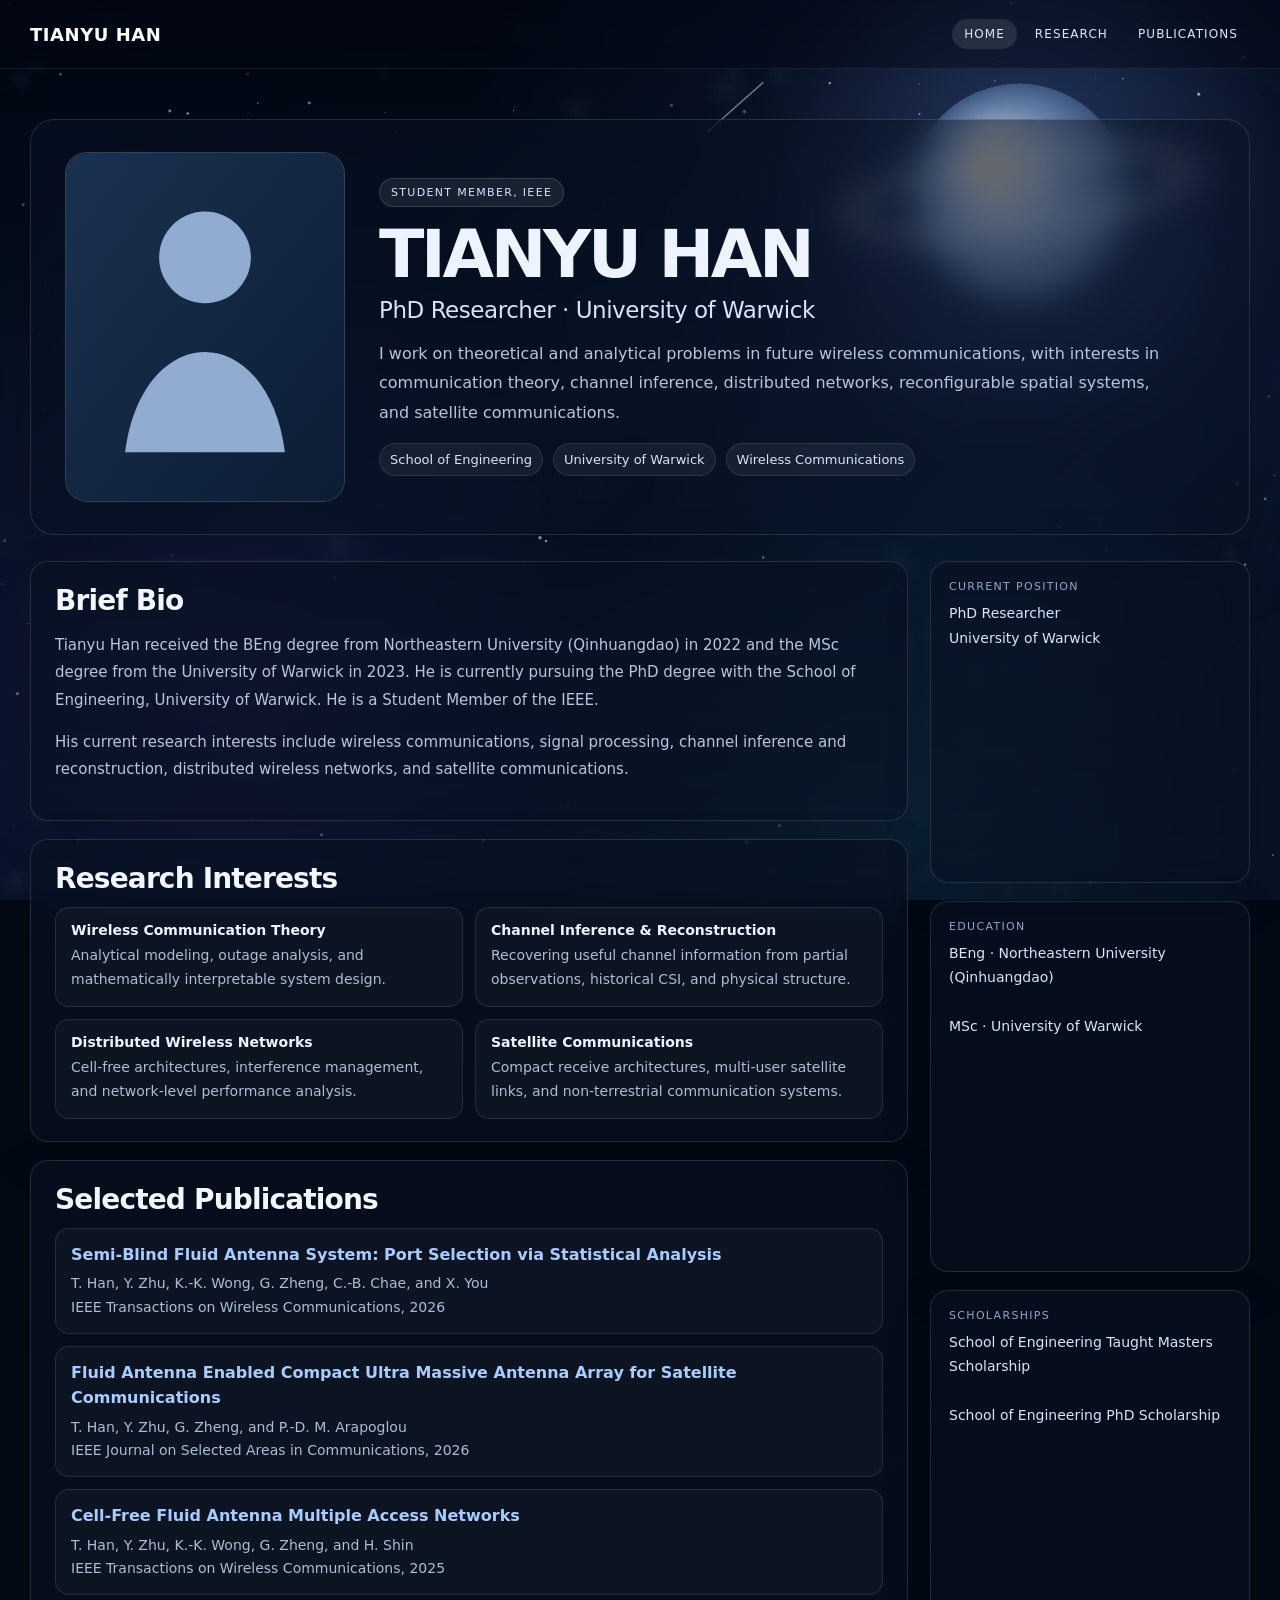
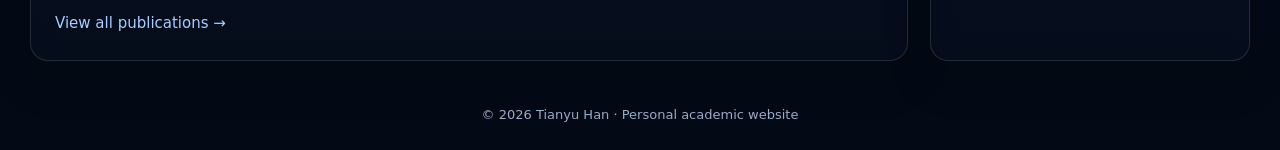
<file: index.html>
<!doctype html>
<html lang="en">
<head>
<meta charset="utf-8">
<meta name="viewport" content="width=device-width,initial-scale=1">
<meta name="theme-color" content="#040a15">
<meta name="description" content="Tianyu Han — PhD researcher in wireless communications at the University of Warwick.">
<title>Tianyu Han</title>
<link rel="stylesheet" href="assets/site.css">
</head>
<body>
<canvas id="spaceCanvas" aria-hidden="true"></canvas>

<div class="space-bg" aria-hidden="true">
  <div class="nebula n1"></div>
  <div class="nebula n2"></div>
  <div class="nebula n3"></div>
  <div class="planet"></div>
</div>
<div class="space-overlay" aria-hidden="true"></div>


<nav class="nav">
  <div class="container nav-inner">
    <a class="brand" href="index.html">Tianyu Han</a>
    <div class="nav-links"><a class="active" href="index.html">Home</a><a class="" href="research.html">Research</a><a class="" href="publications.html">Publications</a></div>
  </div>
</nav>


<header class="hero">
  <div class="container">
    <div class="hero-shell">
      <img class="portrait" src="assets/profile.svg" alt="Portrait of Tianyu Han">
      <div>
        <span class="badge">Student Member, IEEE</span>
        <h1>Tianyu Han</h1>
        <div class="role">PhD Researcher · University of Warwick</div>
        <div class="bio">
          I work on theoretical and analytical problems in future wireless communications, with interests in
          communication theory, channel inference, distributed networks, reconfigurable spatial systems,
          and satellite communications.
        </div>
        <div class="mini">
          <span>School of Engineering</span>
          <span>University of Warwick</span>
          <span>Wireless Communications</span>
        </div>
      </div>
    </div>
  </div>
</header>

<main class="container">
  <section class="layout">
    <div>
      <div class="section-card">
        <h2>Brief Bio</h2>
        <p>
          Tianyu Han received the BEng degree from Northeastern University (Qinhuangdao) in 2022 and the MSc degree
          from the University of Warwick in 2023. He is currently pursuing the PhD degree with the School of Engineering,
          University of Warwick. He is a Student Member of the IEEE.
        </p>
        <p>
          His current research interests include wireless communications, signal processing, channel inference and
          reconstruction, distributed wireless networks, and satellite communications.
        </p>
      </div>

      <div class="section-card">
        <h2>Research Interests</h2>
        <div class="interests">
          <div class="interest">
            <strong>Wireless Communication Theory</strong>
            <span>Analytical modeling, outage analysis, and mathematically interpretable system design.</span>
          </div>
          <div class="interest">
            <strong>Channel Inference & Reconstruction</strong>
            <span>Recovering useful channel information from partial observations, historical CSI, and physical structure.</span>
          </div>
          <div class="interest">
            <strong>Distributed Wireless Networks</strong>
            <span>Cell-free architectures, interference management, and network-level performance analysis.</span>
          </div>
          <div class="interest">
            <strong>Satellite Communications</strong>
            <span>Compact receive architectures, multi-user satellite links, and non-terrestrial communication systems.</span>
          </div>
        </div>
      </div>

      <div class="section-card">
        <h2>Selected Publications</h2>
        <div class="pub-list"><div class="pub-item">
      <div class="t"><a href="papers/semi-blind-fas.html">Semi-Blind Fluid Antenna System: Port Selection via Statistical Analysis</a></div>
      <div class="m">T. Han, Y. Zhu, K.-K. Wong, G. Zheng, C.-B. Chae, and X. You<br>IEEE Transactions on Wireless Communications, 2026</div>
    </div><div class="pub-item">
      <div class="t"><a href="papers/satellite-fluid-array.html">Fluid Antenna Enabled Compact Ultra Massive Antenna Array for Satellite Communications</a></div>
      <div class="m">T. Han, Y. Zhu, G. Zheng, and P.-D. M. Arapoglou<br>IEEE Journal on Selected Areas in Communications, 2026</div>
    </div><div class="pub-item">
      <div class="t"><a href="papers/cell-free-fama.html">Cell-Free Fluid Antenna Multiple Access Networks</a></div>
      <div class="m">T. Han, Y. Zhu, K.-K. Wong, G. Zheng, and H. Shin<br>IEEE Transactions on Wireless Communications, 2025</div>
    </div></div>
        <p style="margin-bottom:0"><a href="publications.html">View all publications →</a></p>
      </div>
    </div>

    <aside class="side-stack">
      <div class="side-card">
        <div class="st">Current Position</div>
        <div class="sv">PhD Researcher<br>University of Warwick</div>
      </div>
      <div class="side-card">
        <div class="st">Education</div>
        <div class="sv">BEng · Northeastern University (Qinhuangdao)<br><br>MSc · University of Warwick</div>
      </div>
      <div class="side-card">
        <div class="st">Scholarships</div>
        <div class="sv">School of Engineering Taught Masters Scholarship<br><br>School of Engineering PhD Scholarship</div>
      </div>
    </aside>
  </section>
</main>

<footer class="footer">© 2026 Tianyu Han · Personal academic website</footer>
<script src="assets/space.js"></script>
<script src="assets/site.js"></script>
</body>
</html>
</file>
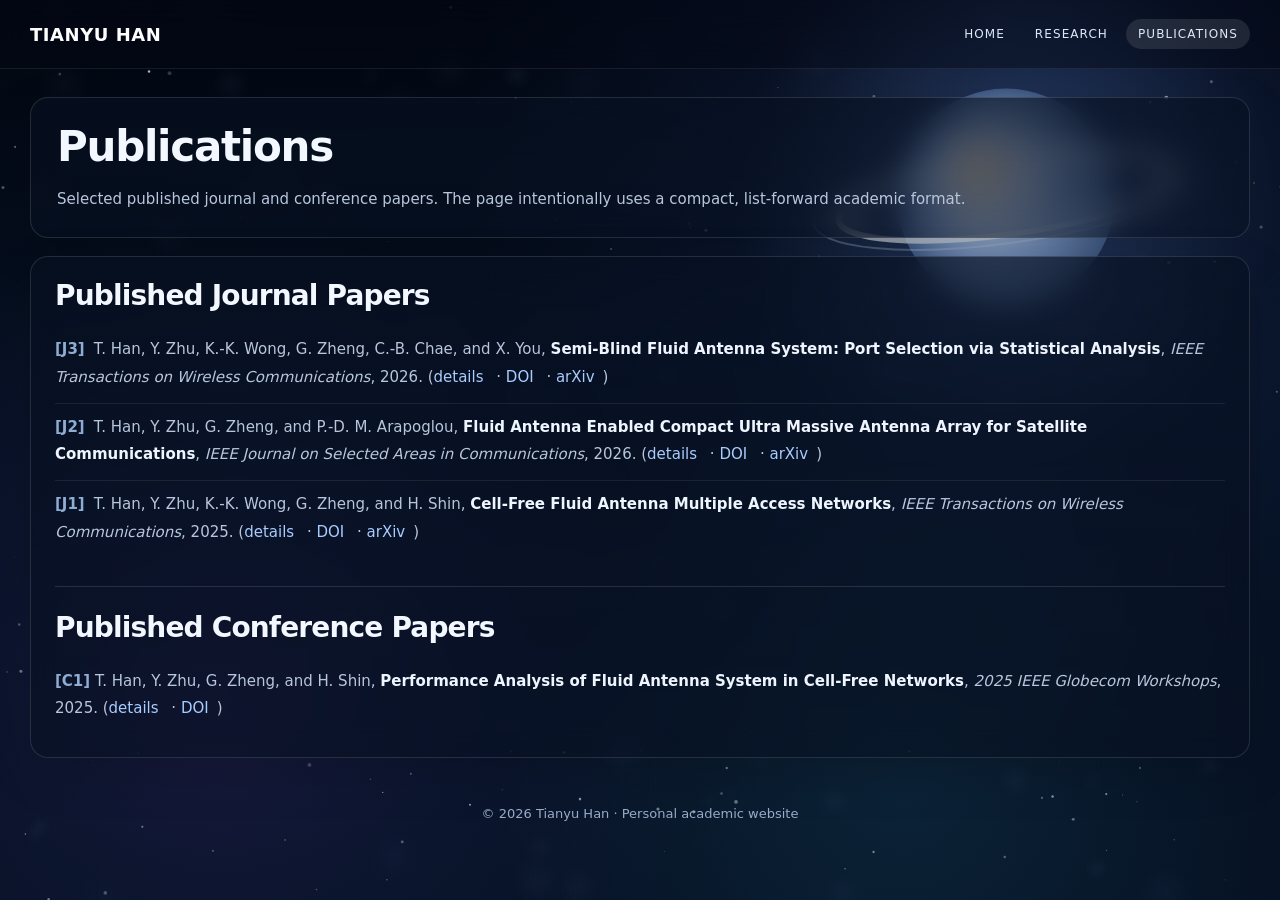
<file: publications.html>
<!doctype html>
<html lang="en">
<head>
<meta charset="utf-8">
<meta name="viewport" content="width=device-width,initial-scale=1">
<meta name="theme-color" content="#040a15">
<title>Publications — Tianyu Han</title>
<link rel="stylesheet" href="assets/site.css">
</head>
<body>
<canvas id="spaceCanvas" aria-hidden="true"></canvas>

<div class="space-bg" aria-hidden="true">
  <div class="nebula n1"></div>
  <div class="nebula n2"></div>
  <div class="nebula n3"></div>
  <div class="planet"></div>
</div>
<div class="space-overlay" aria-hidden="true"></div>


<nav class="nav">
  <div class="container nav-inner">
    <a class="brand" href="index.html">Tianyu Han</a>
    <div class="nav-links"><a class="" href="index.html">Home</a><a class="" href="research.html">Research</a><a class="active" href="publications.html">Publications</a></div>
  </div>
</nav>


<div class="container page-wrap">
  <section class="page-head">
    <h1>Publications</h1>
    <p>
      Selected published journal and conference papers. The page intentionally uses a compact, list-forward academic format.
    </p>
  </section>

  <section class="pub-panel" style="margin-top:18px">
    <div class="pub-section">
      <h2>Published Journal Papers</h2>
      <div class="pub-entry">
      <span class="num">[J3]</span>
      T. Han, Y. Zhu, K.-K. Wong, G. Zheng, C.-B. Chae, and X. You, <strong>Semi-Blind Fluid Antenna System: Port Selection via Statistical Analysis</strong>, <em>IEEE Transactions on Wireless Communications</em>, 2026.
      <span class="links">(<a href="papers/semi-blind-fas.html">details</a> · <a href="https://doi.org/10.1109/TWC.2026.3722171" target="_blank" rel="noopener">DOI</a> · <a href="https://arxiv.org/abs/2608.08339" target="_blank" rel="noopener">arXiv</a>)</span>
    </div><div class="pub-entry">
      <span class="num">[J2]</span>
      T. Han, Y. Zhu, G. Zheng, and P.-D. M. Arapoglou, <strong>Fluid Antenna Enabled Compact Ultra Massive Antenna Array for Satellite Communications</strong>, <em>IEEE Journal on Selected Areas in Communications</em>, 2026.
      <span class="links">(<a href="papers/satellite-fluid-array.html">details</a> · <a href="https://doi.org/10.1109/JSAC.2025.3616279" target="_blank" rel="noopener">DOI</a> · <a href="https://arxiv.org/abs/2604.23891" target="_blank" rel="noopener">arXiv</a>)</span>
    </div><div class="pub-entry">
      <span class="num">[J1]</span>
      T. Han, Y. Zhu, K.-K. Wong, G. Zheng, and H. Shin, <strong>Cell-Free Fluid Antenna Multiple Access Networks</strong>, <em>IEEE Transactions on Wireless Communications</em>, 2025.
      <span class="links">(<a href="papers/cell-free-fama.html">details</a> · <a href="https://doi.org/10.1109/TWC.2025.3559441" target="_blank" rel="noopener">DOI</a> · <a href="https://arxiv.org/abs/2504.20623" target="_blank" rel="noopener">arXiv</a>)</span>
    </div>
    </div>

    <div class="pub-section">
      <h2>Published Conference Papers</h2>
      <div class="pub-entry">
      <span class="num">[C1]</span>
      T. Han, Y. Zhu, G. Zheng, and H. Shin, <strong>Performance Analysis of Fluid Antenna System in Cell-Free Networks</strong>, <em>2025 IEEE Globecom Workshops</em>, 2025.
      <span class="links">(<a href="papers/cell-free-performance.html">details</a> · <a href="https://doi.org/10.1109/GCWkshps68340.2025.11590951" target="_blank" rel="noopener">DOI</a>)</span>
    </div>
    </div>
  </section>
</div>

<footer class="footer">© 2026 Tianyu Han · Personal academic website</footer>
<script src="assets/space.js"></script>
<script src="assets/site.js"></script>
</body>
</html>
</file>
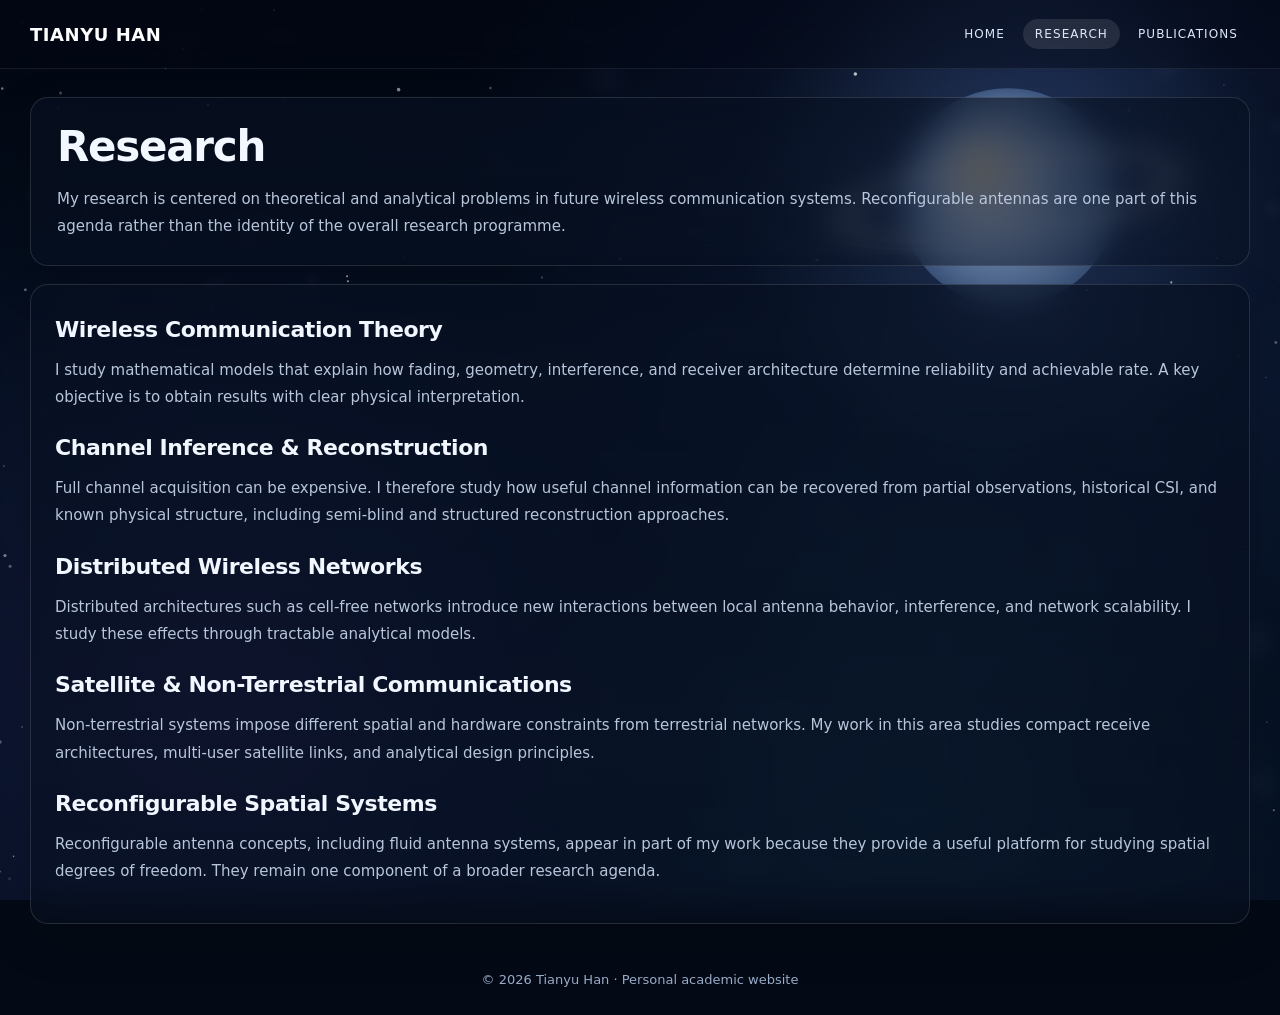
<file: research.html>
<!doctype html>
<html lang="en">
<head>
<meta charset="utf-8">
<meta name="viewport" content="width=device-width,initial-scale=1">
<meta name="theme-color" content="#040a15">
<title>Research — Tianyu Han</title>
<link rel="stylesheet" href="assets/site.css">
</head>
<body>
<canvas id="spaceCanvas" aria-hidden="true"></canvas>

<div class="space-bg" aria-hidden="true">
  <div class="nebula n1"></div>
  <div class="nebula n2"></div>
  <div class="nebula n3"></div>
  <div class="planet"></div>
</div>
<div class="space-overlay" aria-hidden="true"></div>


<nav class="nav">
  <div class="container nav-inner">
    <a class="brand" href="index.html">Tianyu Han</a>
    <div class="nav-links"><a class="" href="index.html">Home</a><a class="active" href="research.html">Research</a><a class="" href="publications.html">Publications</a></div>
  </div>
</nav>


<div class="container page-wrap">
  <section class="page-head">
    <h1>Research</h1>
    <p>
      My research is centered on theoretical and analytical problems in future wireless communication systems.
      Reconfigurable antennas are one part of this agenda rather than the identity of the overall research programme.
    </p>
  </section>

  <div class="content-stack">
    <section class="paper-page">
      <h2>Wireless Communication Theory</h2>
      <p>
        I study mathematical models that explain how fading, geometry, interference, and receiver architecture
        determine reliability and achievable rate. A key objective is to obtain results with clear physical interpretation.
      </p>

      <h2>Channel Inference & Reconstruction</h2>
      <p>
        Full channel acquisition can be expensive. I therefore study how useful channel information can be recovered from
        partial observations, historical CSI, and known physical structure, including semi-blind and structured reconstruction approaches.
      </p>

      <h2>Distributed Wireless Networks</h2>
      <p>
        Distributed architectures such as cell-free networks introduce new interactions between local antenna behavior,
        interference, and network scalability. I study these effects through tractable analytical models.
      </p>

      <h2>Satellite & Non-Terrestrial Communications</h2>
      <p>
        Non-terrestrial systems impose different spatial and hardware constraints from terrestrial networks.
        My work in this area studies compact receive architectures, multi-user satellite links, and analytical design principles.
      </p>

      <h2>Reconfigurable Spatial Systems</h2>
      <p>
        Reconfigurable antenna concepts, including fluid antenna systems, appear in part of my work because they provide
        a useful platform for studying spatial degrees of freedom. They remain one component of a broader research agenda.
      </p>
    </section>
  </div>
</div>

<footer class="footer">© 2026 Tianyu Han · Personal academic website</footer>
<script src="assets/space.js"></script>
<script src="assets/site.js"></script>
</body>
</html>
</file>
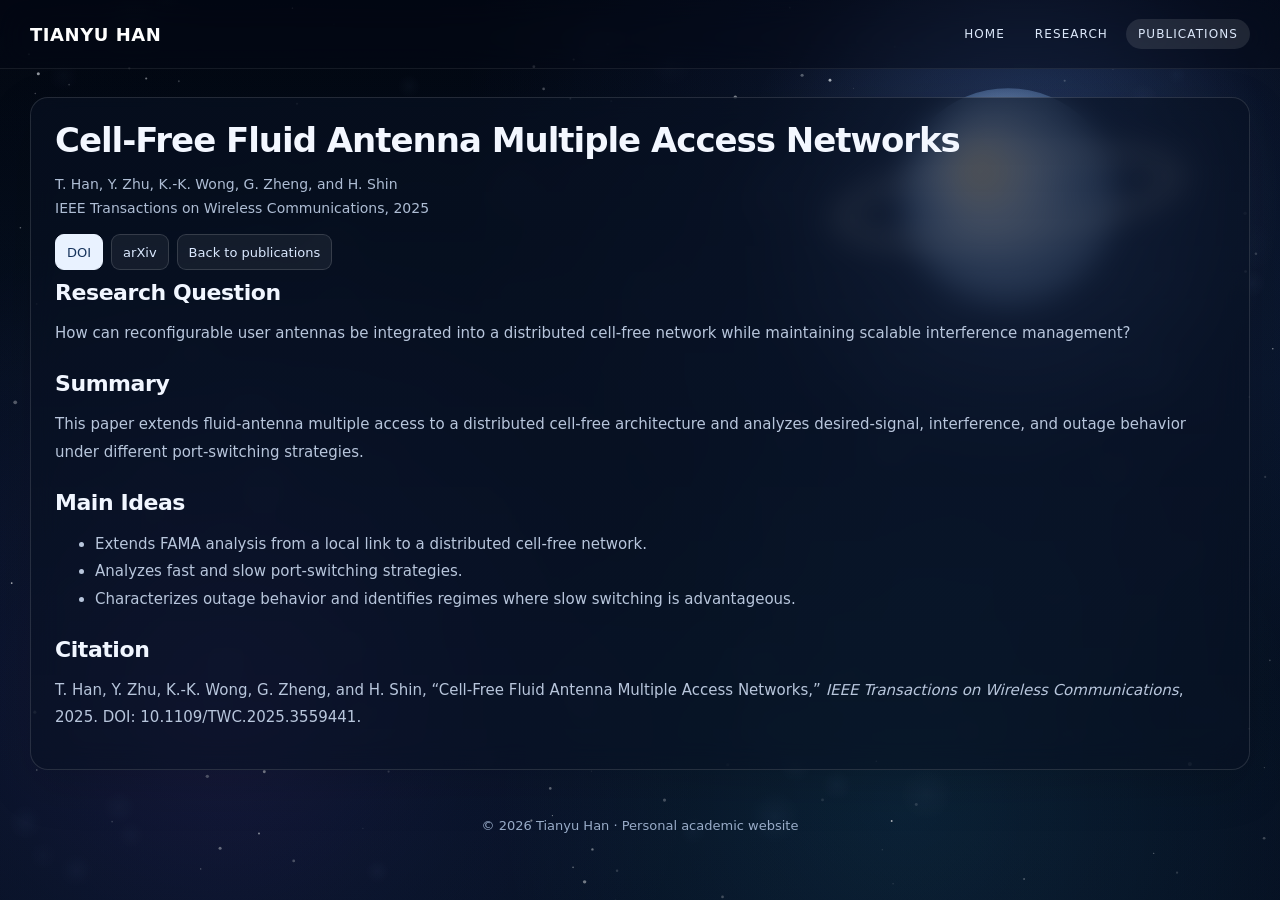
<file: papers/cell-free-fama.html>
<!doctype html>
<html lang="en">
<head>
<meta charset="utf-8">
<meta name="viewport" content="width=device-width,initial-scale=1">
<meta name="theme-color" content="#040a15">
<title>Cell-Free Fluid Antenna Multiple Access Networks — Tianyu Han</title>
<link rel="stylesheet" href="../assets/site.css">
</head>
<body>
<canvas id="spaceCanvas" aria-hidden="true"></canvas>

<div class="space-bg" aria-hidden="true">
  <div class="nebula n1"></div>
  <div class="nebula n2"></div>
  <div class="nebula n3"></div>
  <div class="planet"></div>
</div>
<div class="space-overlay" aria-hidden="true"></div>


<nav class="nav">
  <div class="container nav-inner">
    <a class="brand" href="../index.html">Tianyu Han</a>
    <div class="nav-links"><a class="" href="../index.html">Home</a><a class="" href="../research.html">Research</a><a class="active" href="../publications.html">Publications</a></div>
  </div>
</nav>


<div class="container page-wrap">
  <article class="paper-page">
    <h1>Cell-Free Fluid Antenna Multiple Access Networks</h1>
    <div class="meta">T. Han, Y. Zhu, K.-K. Wong, G. Zheng, and H. Shin<br>IEEE Transactions on Wireless Communications, 2025</div>

    <div class="actions">
      <a class="btn primary" href="https://doi.org/10.1109/TWC.2025.3559441" target="_blank" rel="noopener">DOI</a>
      <a class="btn" href="https://arxiv.org/abs/2504.20623" target="_blank" rel="noopener">arXiv</a>
      <a class="btn" href="../publications.html">Back to publications</a>
    </div>

    <h2>Research Question</h2>
    <p>How can reconfigurable user antennas be integrated into a distributed cell-free network while maintaining scalable interference management?</p>

    <h2>Summary</h2>
    <p>This paper extends fluid-antenna multiple access to a distributed cell-free architecture and analyzes desired-signal, interference, and outage behavior under different port-switching strategies.</p>

    <h2>Main Ideas</h2>
    <ul><li>Extends FAMA analysis from a local link to a distributed cell-free network.</li><li>Analyzes fast and slow port-switching strategies.</li><li>Characterizes outage behavior and identifies regimes where slow switching is advantageous.</li></ul>

    <h2>Citation</h2>
    <p>T. Han, Y. Zhu, K.-K. Wong, G. Zheng, and H. Shin, “Cell-Free Fluid Antenna Multiple Access Networks,” <em>IEEE Transactions on Wireless Communications</em>, 2025. DOI: 10.1109/TWC.2025.3559441.</p>
  </article>
</div>

<footer class="footer">© 2026 Tianyu Han · Personal academic website</footer>
<script src="../assets/space.js"></script>
<script src="../assets/site.js"></script>
</body>
</html>
</file>
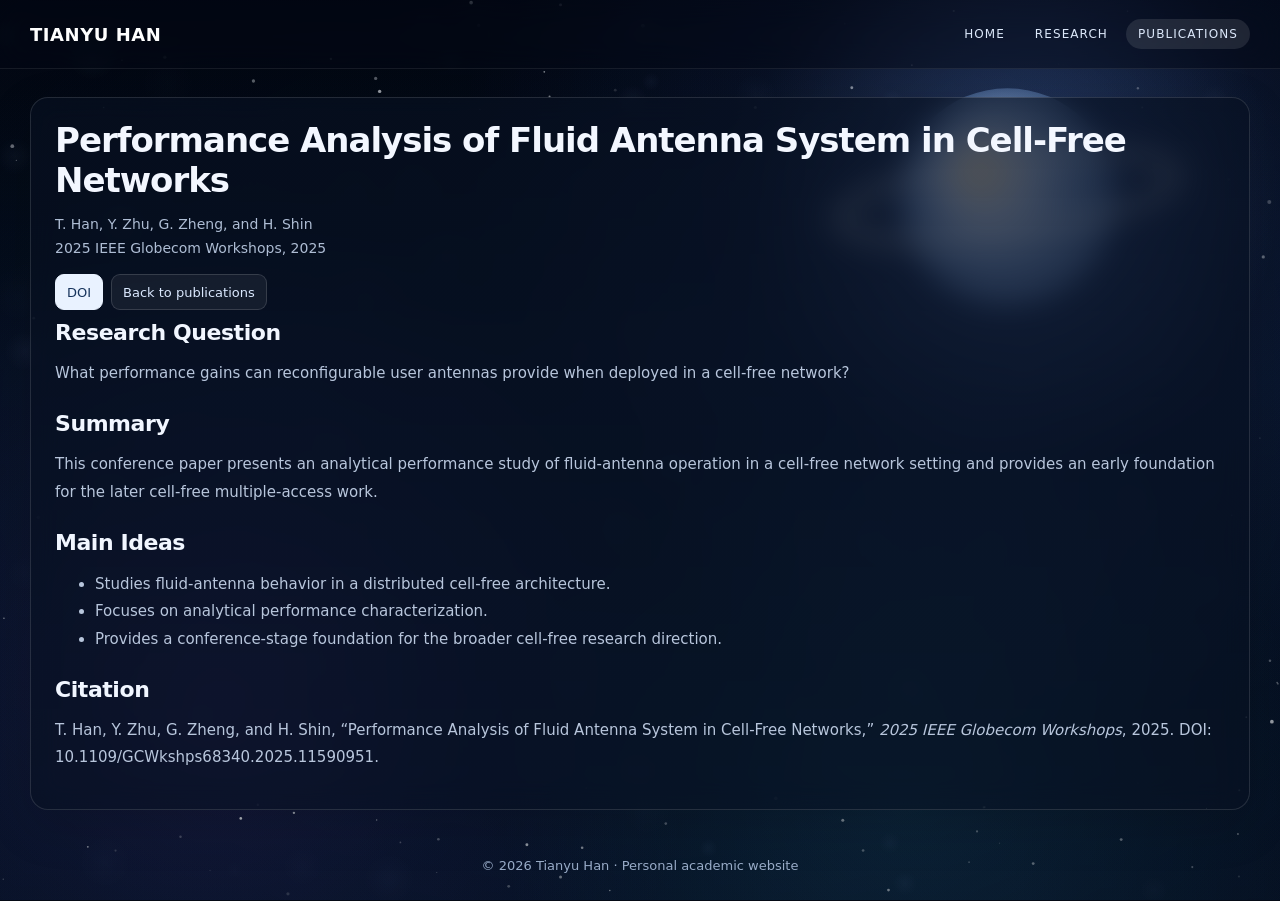
<file: papers/cell-free-performance.html>
<!doctype html>
<html lang="en">
<head>
<meta charset="utf-8">
<meta name="viewport" content="width=device-width,initial-scale=1">
<meta name="theme-color" content="#040a15">
<title>Performance Analysis of Fluid Antenna System in Cell-Free Networks — Tianyu Han</title>
<link rel="stylesheet" href="../assets/site.css">
</head>
<body>
<canvas id="spaceCanvas" aria-hidden="true"></canvas>

<div class="space-bg" aria-hidden="true">
  <div class="nebula n1"></div>
  <div class="nebula n2"></div>
  <div class="nebula n3"></div>
  <div class="planet"></div>
</div>
<div class="space-overlay" aria-hidden="true"></div>


<nav class="nav">
  <div class="container nav-inner">
    <a class="brand" href="../index.html">Tianyu Han</a>
    <div class="nav-links"><a class="" href="../index.html">Home</a><a class="" href="../research.html">Research</a><a class="active" href="../publications.html">Publications</a></div>
  </div>
</nav>


<div class="container page-wrap">
  <article class="paper-page">
    <h1>Performance Analysis of Fluid Antenna System in Cell-Free Networks</h1>
    <div class="meta">T. Han, Y. Zhu, G. Zheng, and H. Shin<br>2025 IEEE Globecom Workshops, 2025</div>

    <div class="actions">
      <a class="btn primary" href="https://doi.org/10.1109/GCWkshps68340.2025.11590951" target="_blank" rel="noopener">DOI</a>
      
      <a class="btn" href="../publications.html">Back to publications</a>
    </div>

    <h2>Research Question</h2>
    <p>What performance gains can reconfigurable user antennas provide when deployed in a cell-free network?</p>

    <h2>Summary</h2>
    <p>This conference paper presents an analytical performance study of fluid-antenna operation in a cell-free network setting and provides an early foundation for the later cell-free multiple-access work.</p>

    <h2>Main Ideas</h2>
    <ul><li>Studies fluid-antenna behavior in a distributed cell-free architecture.</li><li>Focuses on analytical performance characterization.</li><li>Provides a conference-stage foundation for the broader cell-free research direction.</li></ul>

    <h2>Citation</h2>
    <p>T. Han, Y. Zhu, G. Zheng, and H. Shin, “Performance Analysis of Fluid Antenna System in Cell-Free Networks,” <em>2025 IEEE Globecom Workshops</em>, 2025. DOI: 10.1109/GCWkshps68340.2025.11590951.</p>
  </article>
</div>

<footer class="footer">© 2026 Tianyu Han · Personal academic website</footer>
<script src="../assets/space.js"></script>
<script src="../assets/site.js"></script>
</body>
</html>
</file>
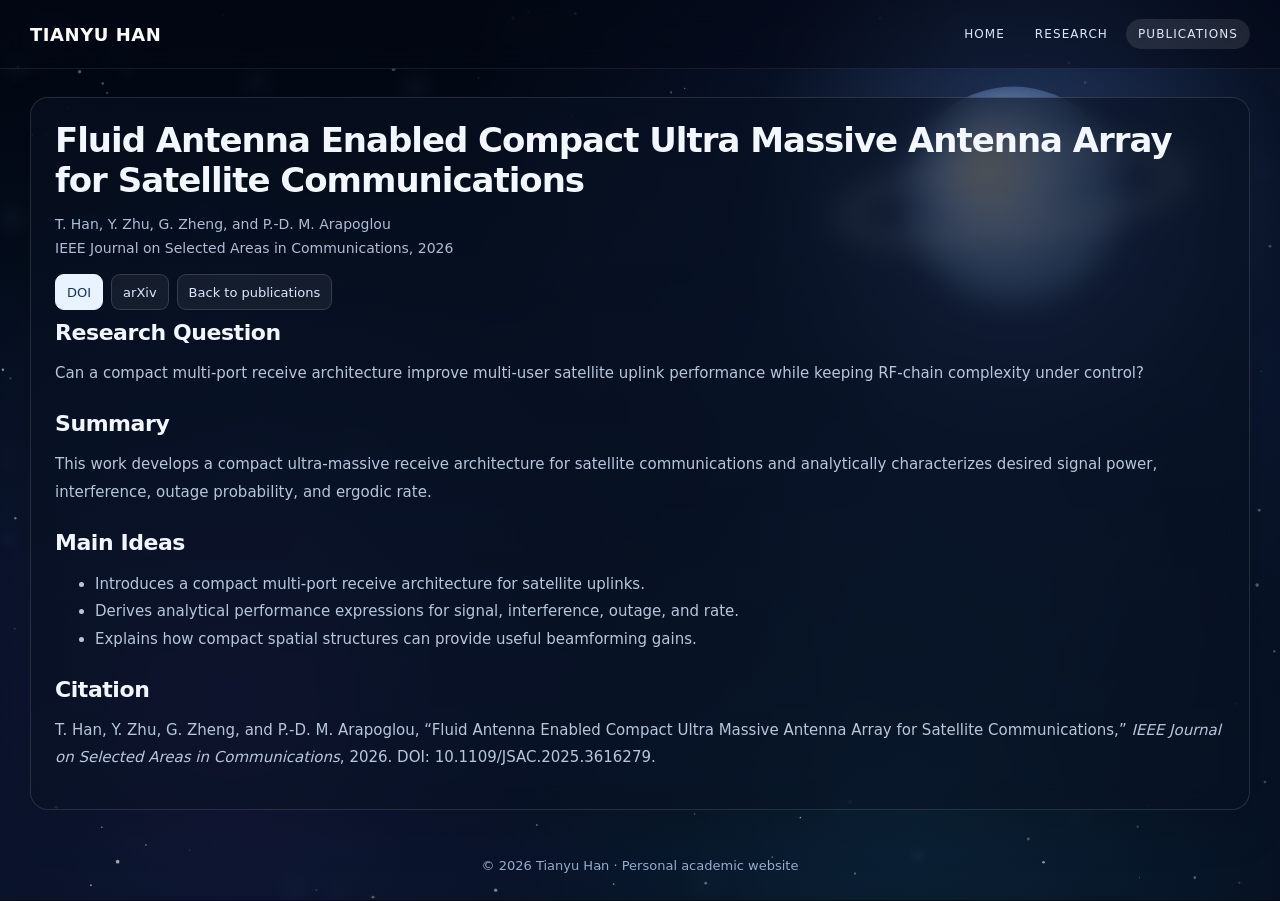
<file: papers/satellite-fluid-array.html>
<!doctype html>
<html lang="en">
<head>
<meta charset="utf-8">
<meta name="viewport" content="width=device-width,initial-scale=1">
<meta name="theme-color" content="#040a15">
<title>Fluid Antenna Enabled Compact Ultra Massive Antenna Array for Satellite Communications — Tianyu Han</title>
<link rel="stylesheet" href="../assets/site.css">
</head>
<body>
<canvas id="spaceCanvas" aria-hidden="true"></canvas>

<div class="space-bg" aria-hidden="true">
  <div class="nebula n1"></div>
  <div class="nebula n2"></div>
  <div class="nebula n3"></div>
  <div class="planet"></div>
</div>
<div class="space-overlay" aria-hidden="true"></div>


<nav class="nav">
  <div class="container nav-inner">
    <a class="brand" href="../index.html">Tianyu Han</a>
    <div class="nav-links"><a class="" href="../index.html">Home</a><a class="" href="../research.html">Research</a><a class="active" href="../publications.html">Publications</a></div>
  </div>
</nav>


<div class="container page-wrap">
  <article class="paper-page">
    <h1>Fluid Antenna Enabled Compact Ultra Massive Antenna Array for Satellite Communications</h1>
    <div class="meta">T. Han, Y. Zhu, G. Zheng, and P.-D. M. Arapoglou<br>IEEE Journal on Selected Areas in Communications, 2026</div>

    <div class="actions">
      <a class="btn primary" href="https://doi.org/10.1109/JSAC.2025.3616279" target="_blank" rel="noopener">DOI</a>
      <a class="btn" href="https://arxiv.org/abs/2604.23891" target="_blank" rel="noopener">arXiv</a>
      <a class="btn" href="../publications.html">Back to publications</a>
    </div>

    <h2>Research Question</h2>
    <p>Can a compact multi-port receive architecture improve multi-user satellite uplink performance while keeping RF-chain complexity under control?</p>

    <h2>Summary</h2>
    <p>This work develops a compact ultra-massive receive architecture for satellite communications and analytically characterizes desired signal power, interference, outage probability, and ergodic rate.</p>

    <h2>Main Ideas</h2>
    <ul><li>Introduces a compact multi-port receive architecture for satellite uplinks.</li><li>Derives analytical performance expressions for signal, interference, outage, and rate.</li><li>Explains how compact spatial structures can provide useful beamforming gains.</li></ul>

    <h2>Citation</h2>
    <p>T. Han, Y. Zhu, G. Zheng, and P.-D. M. Arapoglou, “Fluid Antenna Enabled Compact Ultra Massive Antenna Array for Satellite Communications,” <em>IEEE Journal on Selected Areas in Communications</em>, 2026. DOI: 10.1109/JSAC.2025.3616279.</p>
  </article>
</div>

<footer class="footer">© 2026 Tianyu Han · Personal academic website</footer>
<script src="../assets/space.js"></script>
<script src="../assets/site.js"></script>
</body>
</html>
</file>
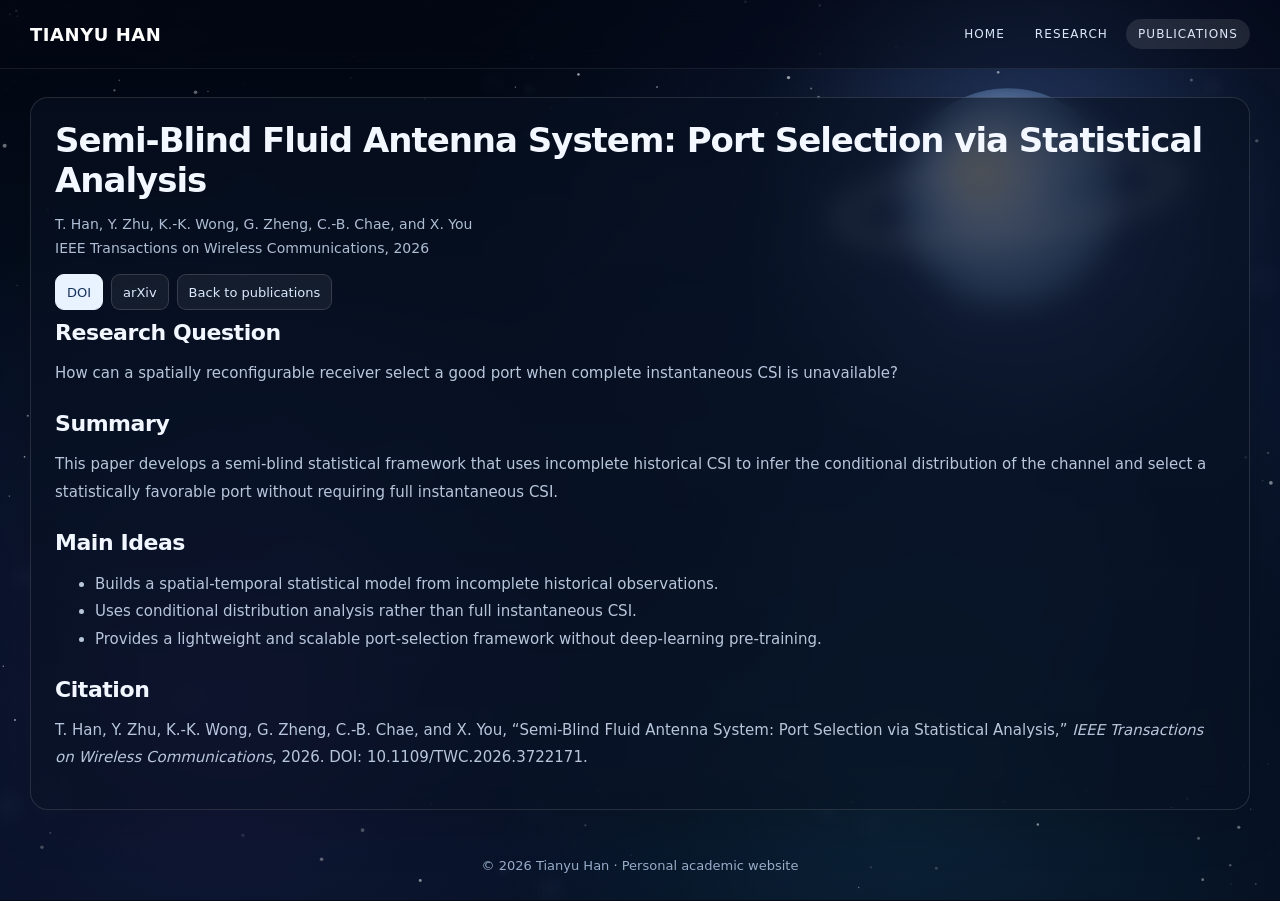
<file: papers/semi-blind-fas.html>
<!doctype html>
<html lang="en">
<head>
<meta charset="utf-8">
<meta name="viewport" content="width=device-width,initial-scale=1">
<meta name="theme-color" content="#040a15">
<title>Semi-Blind Fluid Antenna System: Port Selection via Statistical Analysis — Tianyu Han</title>
<link rel="stylesheet" href="../assets/site.css">
</head>
<body>
<canvas id="spaceCanvas" aria-hidden="true"></canvas>

<div class="space-bg" aria-hidden="true">
  <div class="nebula n1"></div>
  <div class="nebula n2"></div>
  <div class="nebula n3"></div>
  <div class="planet"></div>
</div>
<div class="space-overlay" aria-hidden="true"></div>


<nav class="nav">
  <div class="container nav-inner">
    <a class="brand" href="../index.html">Tianyu Han</a>
    <div class="nav-links"><a class="" href="../index.html">Home</a><a class="" href="../research.html">Research</a><a class="active" href="../publications.html">Publications</a></div>
  </div>
</nav>


<div class="container page-wrap">
  <article class="paper-page">
    <h1>Semi-Blind Fluid Antenna System: Port Selection via Statistical Analysis</h1>
    <div class="meta">T. Han, Y. Zhu, K.-K. Wong, G. Zheng, C.-B. Chae, and X. You<br>IEEE Transactions on Wireless Communications, 2026</div>

    <div class="actions">
      <a class="btn primary" href="https://doi.org/10.1109/TWC.2026.3722171" target="_blank" rel="noopener">DOI</a>
      <a class="btn" href="https://arxiv.org/abs/2608.08339" target="_blank" rel="noopener">arXiv</a>
      <a class="btn" href="../publications.html">Back to publications</a>
    </div>

    <h2>Research Question</h2>
    <p>How can a spatially reconfigurable receiver select a good port when complete instantaneous CSI is unavailable?</p>

    <h2>Summary</h2>
    <p>This paper develops a semi-blind statistical framework that uses incomplete historical CSI to infer the conditional distribution of the channel and select a statistically favorable port without requiring full instantaneous CSI.</p>

    <h2>Main Ideas</h2>
    <ul><li>Builds a spatial-temporal statistical model from incomplete historical observations.</li><li>Uses conditional distribution analysis rather than full instantaneous CSI.</li><li>Provides a lightweight and scalable port-selection framework without deep-learning pre-training.</li></ul>

    <h2>Citation</h2>
    <p>T. Han, Y. Zhu, K.-K. Wong, G. Zheng, C.-B. Chae, and X. You, “Semi-Blind Fluid Antenna System: Port Selection via Statistical Analysis,” <em>IEEE Transactions on Wireless Communications</em>, 2026. DOI: 10.1109/TWC.2026.3722171.</p>
  </article>
</div>

<footer class="footer">© 2026 Tianyu Han · Personal academic website</footer>
<script src="../assets/space.js"></script>
<script src="../assets/site.js"></script>
</body>
</html>
</file>
<file: assets/site.css>
:root{
  --ink:#eef4ff;
  --muted:#b8c6dc;
  --soft:#91a8c9;
  --line:rgba(255,255,255,.15);
  --panel:rgba(7,16,33,.62);
  --panel-strong:rgba(7,16,33,.74);
  --blue:#a9ccff;
  --blue-strong:#dcecff;
  --max:1220px;
}
*{box-sizing:border-box}
html{scroll-behavior:smooth}
body{
  margin:0;
  min-height:100vh;
  color:var(--ink);
  font-family:Inter,ui-sans-serif,system-ui,-apple-system,BlinkMacSystemFont,"Segoe UI",sans-serif;
  background:#040a15;
  overflow-x:hidden;
}
a{color:var(--blue);text-decoration:none}
a:hover{text-decoration:underline}
img{max-width:100%;display:block}
.container{width:min(var(--max),calc(100% - 56px));margin:auto;position:relative;z-index:2}

#spaceCanvas{
  position:fixed;
  inset:0;
  width:100%;
  height:100%;
  z-index:0;
  display:block;
  background:
    radial-gradient(1100px 720px at 84% 12%,rgba(72,130,255,.18),transparent 54%),
    radial-gradient(840px 600px at 13% 78%,rgba(142,91,255,.14),transparent 55%),
    linear-gradient(180deg,#020712 0%,#071225 42%,#08162c 100%);
}

/* ---------- animated universe background ---------- */
.space-bg{
  position:fixed;inset:0;z-index:0;overflow:hidden;
  background:
    radial-gradient(1100px 720px at 84% 12%,rgba(72,130,255,.24),transparent 54%),
    radial-gradient(840px 600px at 13% 78%,rgba(142,91,255,.18),transparent 55%),
    radial-gradient(760px 500px at 72% 88%,rgba(72,203,255,.12),transparent 55%),
    linear-gradient(180deg,#020712 0%,#071225 42%,#08162c 100%);
}
.space-bg::before,
.space-bg::after{
  content:"";
  position:absolute;
  inset:-22%;
  background-repeat:repeat;
  will-change:transform;
}
.space-bg::before{
  background-image:
    radial-gradient(2px 2px at 20px 30px,rgba(255,255,255,.95),transparent 60%),
    radial-gradient(1.4px 1.4px at 90px 110px,rgba(255,255,255,.90),transparent 60%),
    radial-gradient(2.2px 2.2px at 160px 70px,rgba(255,255,255,.85),transparent 60%),
    radial-gradient(1.5px 1.5px at 220px 150px,rgba(255,255,255,.82),transparent 60%),
    radial-gradient(1.8px 1.8px at 280px 40px,rgba(255,255,255,.94),transparent 60%),
    radial-gradient(2.1px 2.1px at 340px 120px,rgba(255,255,255,.84),transparent 60%);
  background-size:380px 220px;
  animation:starsA 105s linear infinite;
  opacity:.94;
}
.space-bg::after{
  background-image:
    radial-gradient(1.1px 1.1px at 50px 50px,rgba(196,224,255,.95),transparent 60%),
    radial-gradient(1.3px 1.3px at 130px 130px,rgba(255,255,255,.88),transparent 60%),
    radial-gradient(1px 1px at 240px 90px,rgba(255,255,255,.80),transparent 60%),
    radial-gradient(1.2px 1.2px at 310px 180px,rgba(188,218,255,.82),transparent 60%);
  background-size:360px 260px;
  animation:starsB 165s linear infinite reverse;
  opacity:.58;
}
.nebula{
  position:absolute;border-radius:50%;
  filter:blur(38px);
  mix-blend-mode:screen;
  pointer-events:none;
}
.n1{
  width:430px;height:430px;left:-45px;top:165px;
  background:radial-gradient(circle,rgba(105,171,255,.55),rgba(105,171,255,0) 70%);
  animation:nebulaA 17s ease-in-out infinite;
}
.n2{
  width:560px;height:560px;right:-130px;top:30px;
  background:radial-gradient(circle,rgba(174,128,255,.38),rgba(174,128,255,0) 68%);
  animation:nebulaB 19s ease-in-out infinite;
}
.n3{
  width:470px;height:470px;right:160px;bottom:-40px;
  background:radial-gradient(circle,rgba(76,207,255,.25),rgba(76,207,255,0) 70%);
  animation:nebulaC 23s ease-in-out infinite;
}
.planet{
  position:absolute;
  right:7%;
  top:15%;
  width:248px;
  height:248px;
  border-radius:50%;
  background:radial-gradient(circle at 30% 28%,#fff5dc 0%,#cfe1ff 27%,#89a8db 60%,#526fa5 100%);
  box-shadow:0 0 115px rgba(130,173,255,.27);
  opacity:.84;
  animation:planetFloat 13s ease-in-out infinite;
}
.planet::before,.planet::after{
  content:"";position:absolute;left:50%;top:50%;
  transform:translate(-50%,-50%) rotate(-8deg);
  border-radius:50%;
}
.planet::before{
  width:370px;height:82px;border:7px solid rgba(242,247,255,.72)
}
.planet::after{
  width:420px;height:96px;border:2px solid rgba(213,228,255,.42)
}
.space-overlay{
  position:fixed;inset:0;z-index:1;pointer-events:none;
  background:
    linear-gradient(180deg,rgba(2,7,16,.16),rgba(2,7,16,.24)),
    radial-gradient(1000px 720px at 50% 46%,transparent 36%,rgba(1,5,12,.12) 100%);
}

@keyframes starsA{from{transform:translate3d(0,0,0)}to{transform:translate3d(-260px,-170px,0)}}
@keyframes starsB{from{transform:translate3d(0,0,0)}to{transform:translate3d(220px,-130px,0)}}
@keyframes nebulaA{0%,100%{transform:translate(0,0)}50%{transform:translate(30px,-24px)}}
@keyframes nebulaB{0%,100%{transform:translate(0,0)}50%{transform:translate(-32px,26px)}}
@keyframes nebulaC{0%,100%{transform:translate(0,0)}50%{transform:translate(20px,-18px)}}
@keyframes planetFloat{0%,100%{transform:translateY(0)}50%{transform:translateY(18px)}}

/* ---------- navigation ---------- */
.nav{
  position:sticky;top:0;z-index:10;
  background:rgba(3,9,21,.44);
  border-bottom:1px solid rgba(255,255,255,.08);
  backdrop-filter:blur(15px)
}
.nav-inner{height:68px;display:flex;align-items:center;justify-content:space-between;gap:20px}
.brand{font-size:18px;font-weight:720;letter-spacing:.03em;text-transform:uppercase;color:#fff}
.nav-links{display:flex;gap:6px;flex-wrap:wrap}
.nav-links a{
  padding:8px 12px;border-radius:999px;
  font-size:12px;text-transform:uppercase;letter-spacing:.09em;color:#dce8fa
}
.nav-links a.active,.nav-links a:hover{background:rgba(255,255,255,.10);text-decoration:none}

/* ---------- homepage ---------- */
.hero{padding:50px 0 26px}
.hero-shell{
  min-height:350px;
  padding:32px 34px;
  display:grid;
  grid-template-columns:280px minmax(0,1fr);
  gap:34px;
  align-items:center;
  background:linear-gradient(135deg,rgba(6,16,34,.67),rgba(7,16,32,.40));
  border:1px solid rgba(255,255,255,.12);
  border-radius:24px;
  backdrop-filter:blur(15px);
  box-shadow:0 24px 80px rgba(0,0,0,.18)
}
.portrait{
  width:100%;
  aspect-ratio:4/5;
  object-fit:cover;
  border-radius:22px;
  border:1px solid rgba(255,255,255,.16);
  background:#0d1d33
}
.badge{
  display:inline-block;
  padding:7px 11px;
  border-radius:999px;
  background:rgba(255,255,255,.08);
  border:1px solid rgba(255,255,255,.14);
  font-size:11px;
  letter-spacing:.12em;
  text-transform:uppercase;
  color:#d6e5ff
}
.hero h1{
  margin:16px 0 10px;
  font-size:clamp(44px,5.2vw,72px);
  line-height:.96;
  letter-spacing:-.05em;
  text-transform:uppercase
}
.hero .role{font-size:23px;color:#d7e4f9;letter-spacing:-.02em}
.hero .bio{
  max-width:790px;margin-top:16px;
  color:var(--muted);font-size:16px;line-height:1.82
}
.hero .mini{margin-top:16px;display:flex;gap:10px;flex-wrap:wrap}
.hero .mini span{
  padding:8px 10px;border-radius:999px;
  background:rgba(255,255,255,.06);
  border:1px solid rgba(255,255,255,.10);
  font-size:13px;color:#d8e5f8
}

.layout{
  display:grid;
  grid-template-columns:minmax(0,1fr) 320px;
  gap:22px;
  padding-bottom:36px
}
.section-card,.side-card,.page-head,.paper-page,.pub-panel{
  background:linear-gradient(180deg,rgba(7,16,33,.66),rgba(7,16,33,.56));
  border:1px solid rgba(255,255,255,.12);
  border-radius:18px;
  backdrop-filter:blur(14px);
  box-shadow:0 16px 48px rgba(0,0,0,.15)
}
.section-card{padding:22px 24px}
.section-card + .section-card{margin-top:18px}
.section-card h2,.page-head h1,.paper-page h1,.pub-panel h2{
  margin:0 0 12px;color:#f3f7ff;letter-spacing:-.03em
}
.section-card h2,.pub-panel h2{font-size:28px}
.section-card p,.section-card li,.side-card p,.paper-page p,.paper-page li,.page-head p,.pub-entry{
  color:var(--muted);font-size:15px;line-height:1.82
}
.interests{display:grid;grid-template-columns:repeat(2,minmax(0,1fr));gap:12px}
.interest{
  padding:14px 15px;border-radius:14px;
  border:1px solid rgba(255,255,255,.10);
  background:rgba(255,255,255,.03)
}
.interest strong{display:block;margin-bottom:6px;color:#eef5ff;font-size:14px}
.interest span{color:#aebdd4;font-size:14px;line-height:1.7}
.pub-list{display:grid;gap:12px}
.pub-item{
  padding:14px 15px;border-radius:14px;
  border:1px solid rgba(255,255,255,.10);
  background:rgba(255,255,255,.03)
}
.pub-item .t{font-size:16px;font-weight:650;line-height:1.55;color:#f0f6ff}
.pub-item .m{margin-top:5px;font-size:14px;color:#aebdd4;line-height:1.66}
.side-stack{display:grid;gap:18px}
.side-card{padding:18px}
.side-card .st{font-size:11px;text-transform:uppercase;letter-spacing:.12em;color:#90a7ca;margin-bottom:8px}
.side-card .sv{color:#d8e6f9;font-size:14px;line-height:1.75}

/* ---------- normal academic pages ---------- */
.page-wrap{padding:28px 0 38px}
.page-head{padding:24px 26px}
.page-head h1{font-size:42px}
.page-head p{margin-bottom:0}
.content-stack{display:grid;gap:16px;margin-top:18px}
.paper-page{padding:22px 24px}
.paper-page h1{font-size:34px}
.paper-page h2{
  margin:24px 0 8px;
  color:#f1f6ff;
  font-size:22px;
  letter-spacing:-.02em
}
.paper-page h2:first-of-type{margin-top:10px}
.meta{
  color:#aebdd4;font-size:14px;line-height:1.72
}
.actions{display:flex;gap:8px;flex-wrap:wrap;margin-top:14px}
.btn{
  display:inline-flex;align-items:center;justify-content:center;
  min-height:36px;padding:0 11px;
  border-radius:9px;
  border:1px solid rgba(255,255,255,.14);
  background:rgba(255,255,255,.06);
  color:#dbe9ff;
  font-size:13px
}
.btn.primary{background:#e9f2ff;color:#17345d;border-color:#e9f2ff}
.btn:hover{text-decoration:none;background:rgba(255,255,255,.12)}
.btn.primary:hover{background:#fff}

/* Publications: list-forward, inspired by conventional academic pages */
.pub-panel{padding:22px 24px}
.pub-section + .pub-section{margin-top:28px;padding-top:24px;border-top:1px solid rgba(255,255,255,.12)}
.pub-section h2{margin-bottom:14px}
.pub-subhead{
  margin:16px 0 8px;
  color:#dce8fa;
  font-size:15px;
  font-weight:700
}
.pub-entry{
  padding:10px 0 12px;
  border-bottom:1px solid rgba(255,255,255,.08)
}
.pub-entry:last-child{border-bottom:0}
.pub-entry .num{
  display:inline-block;min-width:34px;color:#8facd3;font-weight:700
}
.pub-entry strong{color:#eef5ff}
.pub-entry .links{white-space:nowrap}
.pub-entry .links a{margin-right:8px}

.footer{
  padding:10px 0 28px;
  text-align:center;
  color:#98abc7;
  font-size:13px;
  position:relative;z-index:2
}

@media(max-width:960px){
  .hero-shell{grid-template-columns:1fr}
  .portrait{max-width:240px}
  .layout{grid-template-columns:1fr}
}
@media(max-width:640px){
  .container{width:min(var(--max),calc(100% - 22px))}
  .nav-inner{padding:10px 0;height:auto;align-items:flex-start}
  .hero-shell{padding:22px}
  .hero h1{font-size:40px}
  .interests{grid-template-columns:1fr}
  .planet{opacity:.56;right:-90px}
}
@media(prefers-reduced-motion:reduce){
  .space-bg::before,.space-bg::after,.nebula,.planet{animation:none!important}
}

.space-bg{display:none!important}
</file>
